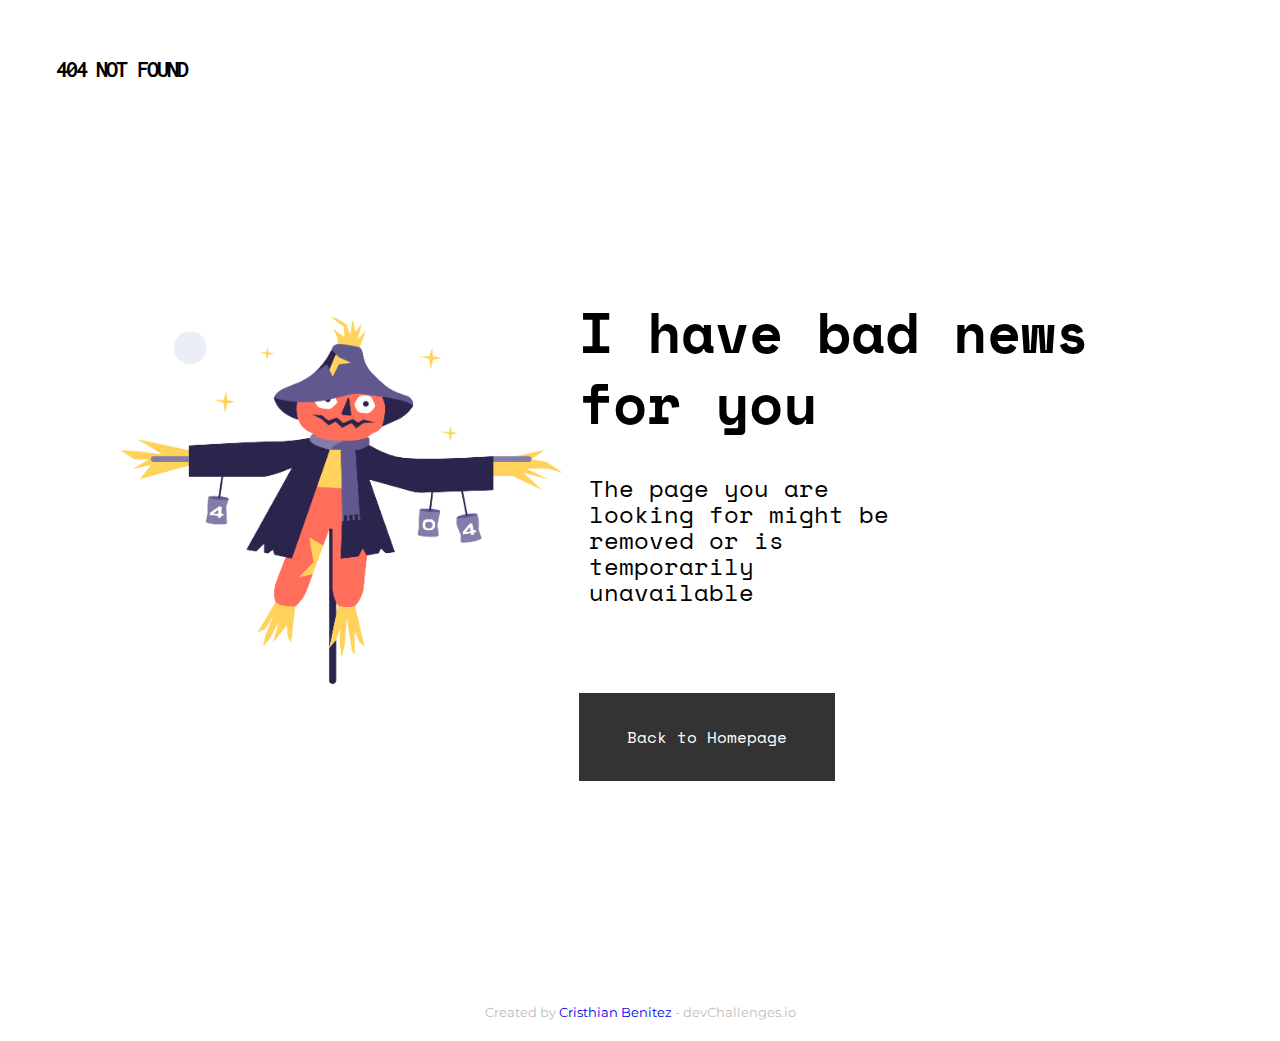
<file: 404-not-found/index.html>
<!DOCTYPE html>
<html lang="en">
  <head>
    <meta charset="UTF-8" />
    <meta http-equiv="X-UA-Compatible" content="IE=edge" />
    <meta name="viewport" content="width=device-width, initial-scale=1.0" />
    <link
      href="https://fonts.googleapis.com/css2?family=Inconsolata:wght@400;700&family=Montserrat:wght@700&family=Space+Mono:wght@400;700&display=swap"
      rel="stylesheet"
    />
    <link rel="stylesheet" href="styles.css" />
    <title>404 Not Found</title>
  </head>
  <body>
    <header>
      <h1 class="header-title">404 Not Found</h1>
    </header>
    <body>
      <div class="container">
        <section class="body-image">
          <img src="Scarecrow.png" alt="Scarecrow" />
        </section>
        <section class="body-info">
          <h1 class="body-info_title">I have bad news for you</h1>
          <p class="body-info_text">
            The page you are looking for might be removed or is temporarily
            unavailable
          </p>
          <a href="#" class="body-info_button">Back to Homepage</a>
        </section>
      </div>
    </body>
    <footer>
      <p class="footer-author">
        Created by
        <a href="https://github.com/cristhianbenitez">Cristhian Benitez</a> -
        devChallenges.io
      </p>
    </footer>
  </body>
</html>
</file>
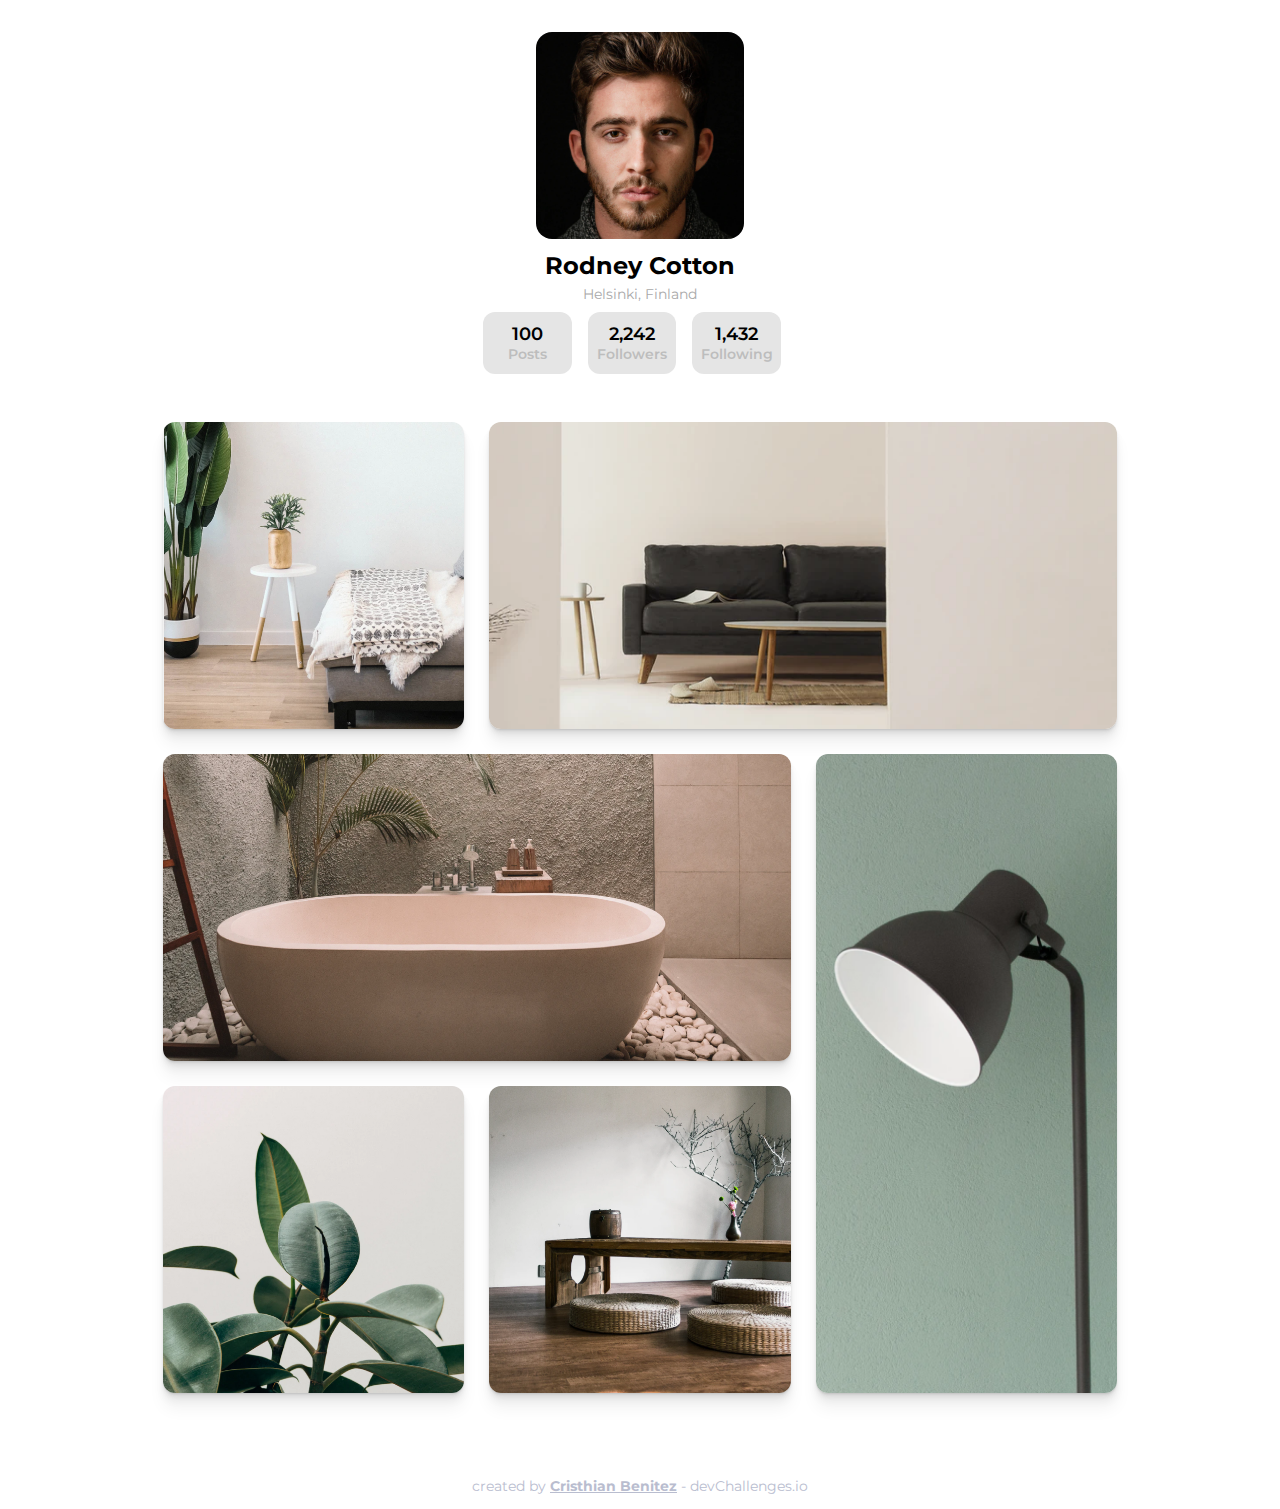
<file: gallery-challenge/index.html>
<!DOCTYPE html>
<html lang="en">
  <head>
    <meta charset="UTF-8" />
    <meta http-equiv="X-UA-Compatible" content="IE=edge" />
    <meta name="viewport" content="width=device-width, initial-scale=1.0" />
    <link
      href="https://fonts.googleapis.com/css2?family=Montserrat:wght@600;700;500&display=swap"
      rel="stylesheet"
    />
    <link rel="stylesheet" href="css/style.css" />
    <title>Gallery Challenge</title>
  </head>
  <body>
    <header>
      <div class="profile">
        <img
          src="images/profilePhoto.png"
          alt="profile photo"
          class="profile__photo"
        />
        <h3 class="profile__name">Rodney Cotton</h3>
        <p class="profile__location">Helsinki, Finland</p>
        <div class="profile__stats">
          <div class="profile__stats-item">
            <p>100</p>
            <h4>Posts</h4>
          </div>
          <div class="profile__stats-item">
            <p>2,242</p>
            <h4>Followers</h4>
          </div>
          <div class="profile__stats-item">
            <p>1,432</p>
            <h4>Following</h4>
          </div>
        </div>
      </div>
    </header>
    <main>
      <div class="gallery">
        <img
          src="images/photo1.png"
          alt="home interior photograph"
          class="gallery__item image-1"
        />
        <img
          src="images/photo2.png"
          alt="home interior photograph"
          class="gallery__item image-2"
        />
        <img
          src="images/photo3.png"
          alt="home interior photograph"
          class="gallery__item image-3"
        />
        <img
          src="images/photo_4.png"
          alt="home interior photograph"
          class="gallery__item image-4"
        />
        <img
          src="images/photo5.png"
          alt="home interior photograph"
          class="gallery__item image-5"
        />
        <img
          src="images/photo6.png"
          alt="home interior photograph"
          class="gallery__item image-6"
        />
      </div>
    </main>
    <footer>
      <div class="author">
        <p>
          created by
          <a href="https://github.com/cristhianbenitez" class="author__link"
            >Cristhian Benitez</a
          >
          - devChallenges.io
        </p>
      </div>
    </footer>
  </body>
</html>
</file>
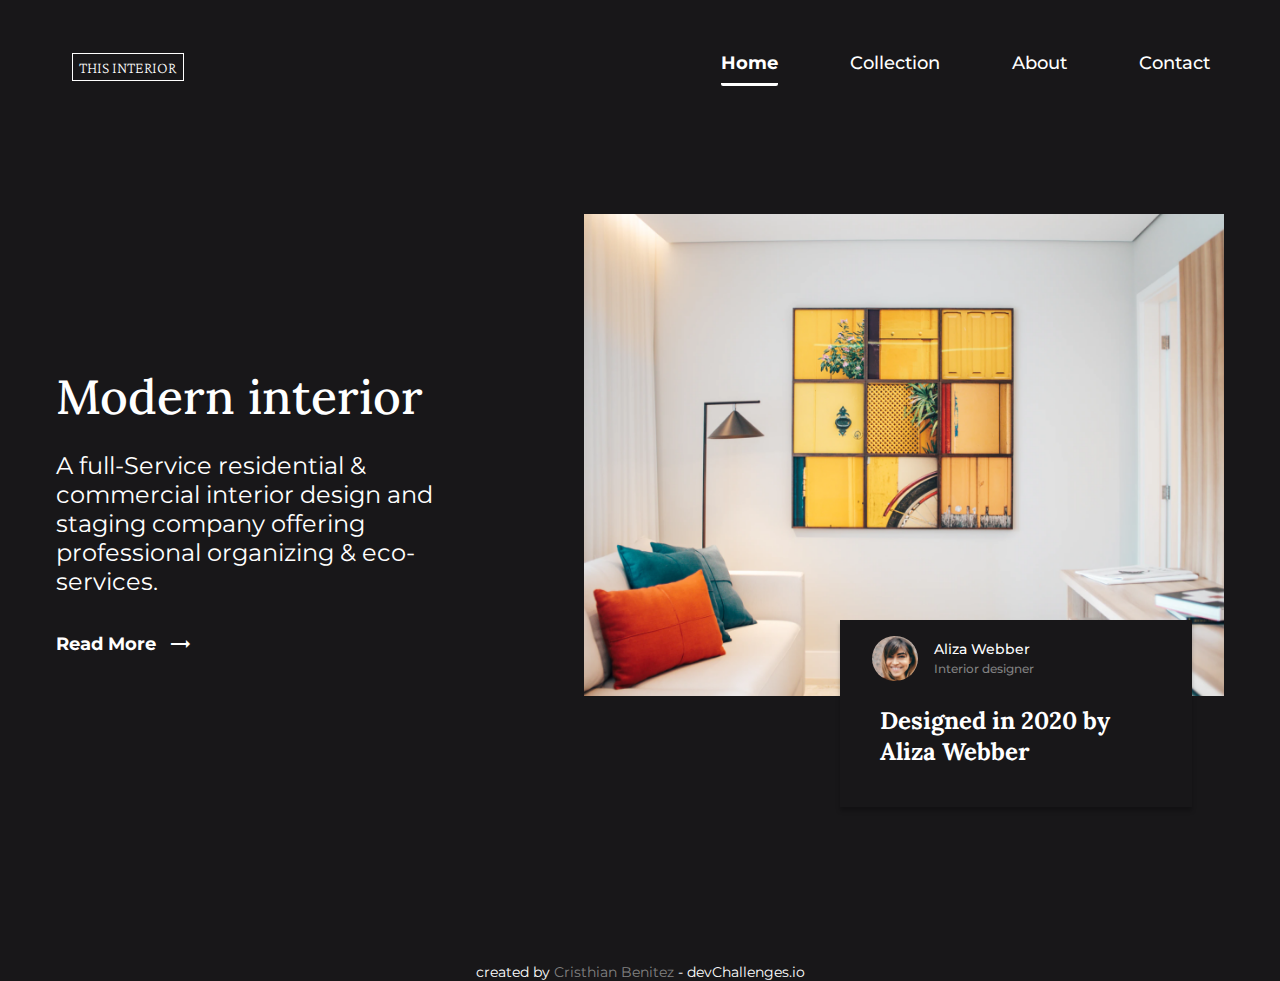
<file: interior-consultant-page/index.html>
<!DOCTYPE html>
<html lang="en">
  <head>
    <meta charset="utf-8" />
    <meta
      name="viewport"
      content="width=device-width, initial-scale=1,
  maximum-scale=5"
    />
    <link rel="shortcut icon" href="images/devchallenges.png" />
    <link
      href="https://fonts.googleapis.com/icon?family=Material+Icons"
      rel="stylesheet"
    />
    <link rel="stylesheet" href="css/style.css" />
    <link
      href="https://fonts.googleapis.com/css2?family=Crimson+Pro:wght@200&family=Lora:wght@500;700&family=Montserrat:wght@400;500;700&display=swap"
      rel="stylesheet"
    />
    <title>Interior Consultant</title>
  </head>
  <body>
    <nav class="navbar">
      <ul class="navbar__menu">
        <li   class="navbar__menu-item active">
          <a href="#home" c>Home</a>
        </li>
        <li  class="navbar__menu-item">
          <a href="#collection" c>Collection</a>
        </li>
        <li  class="navbar__menu-item">
          <a href="#about" c>About</a>
        </li>
        <li   class="navbar__menu-item">
          <a href="#contact" c>Contact</a>
        </li>
      </ul>
      <div class="navbar__logo">
        <a href="#">This Interior</a>
      </div>
      <div class="navbar__burger">
        <div class="navbar__burger-btn"></div>
      </div>
    </nav>
    <main>
      <article class="article">
        <h2 class="article__title">Modern interior</h2>
        <p class="article__text">
          A full-Service residential & commercial interior design and staging
          company offering professional organizing & eco-services.
        </p>
        <a href="#" class="article__link"
          >Read More <i class="material-icons"> trending_flat</i>
        </a>
      </article>
      <div class="design">
        <div class="design__image">
          <img src="images/photo1.png" alt="interior-image" />
        </div>
        <div class="design-card">
          <div class="design-card__header">
             <img
            src="images/photo2.png"
            alt="Aliza Webber"
            class="design-card__avatar"
          />
            <div class="design-card__header-text">
              <h3 class="design-card__title">Aliza Webber</h3>
            <span class="design-card__subtitle">Interior designer</span>
            </div>
          </div>
          <div class="design-card__body">
              <p class="design-card__text">
              Designed in 2020 by Aliza Webber</p>
          </div>
          </div>
        </div>
      </div>
    </main>
    <footer>
      <p class="footer-text">created by <a href="https://github.com/cristhianbenitez">Cristhian Benitez</a> - devChallenges.io</p>
    </footer>
    <script src="js/main.js"></script>
  </body>
</html>
</file>
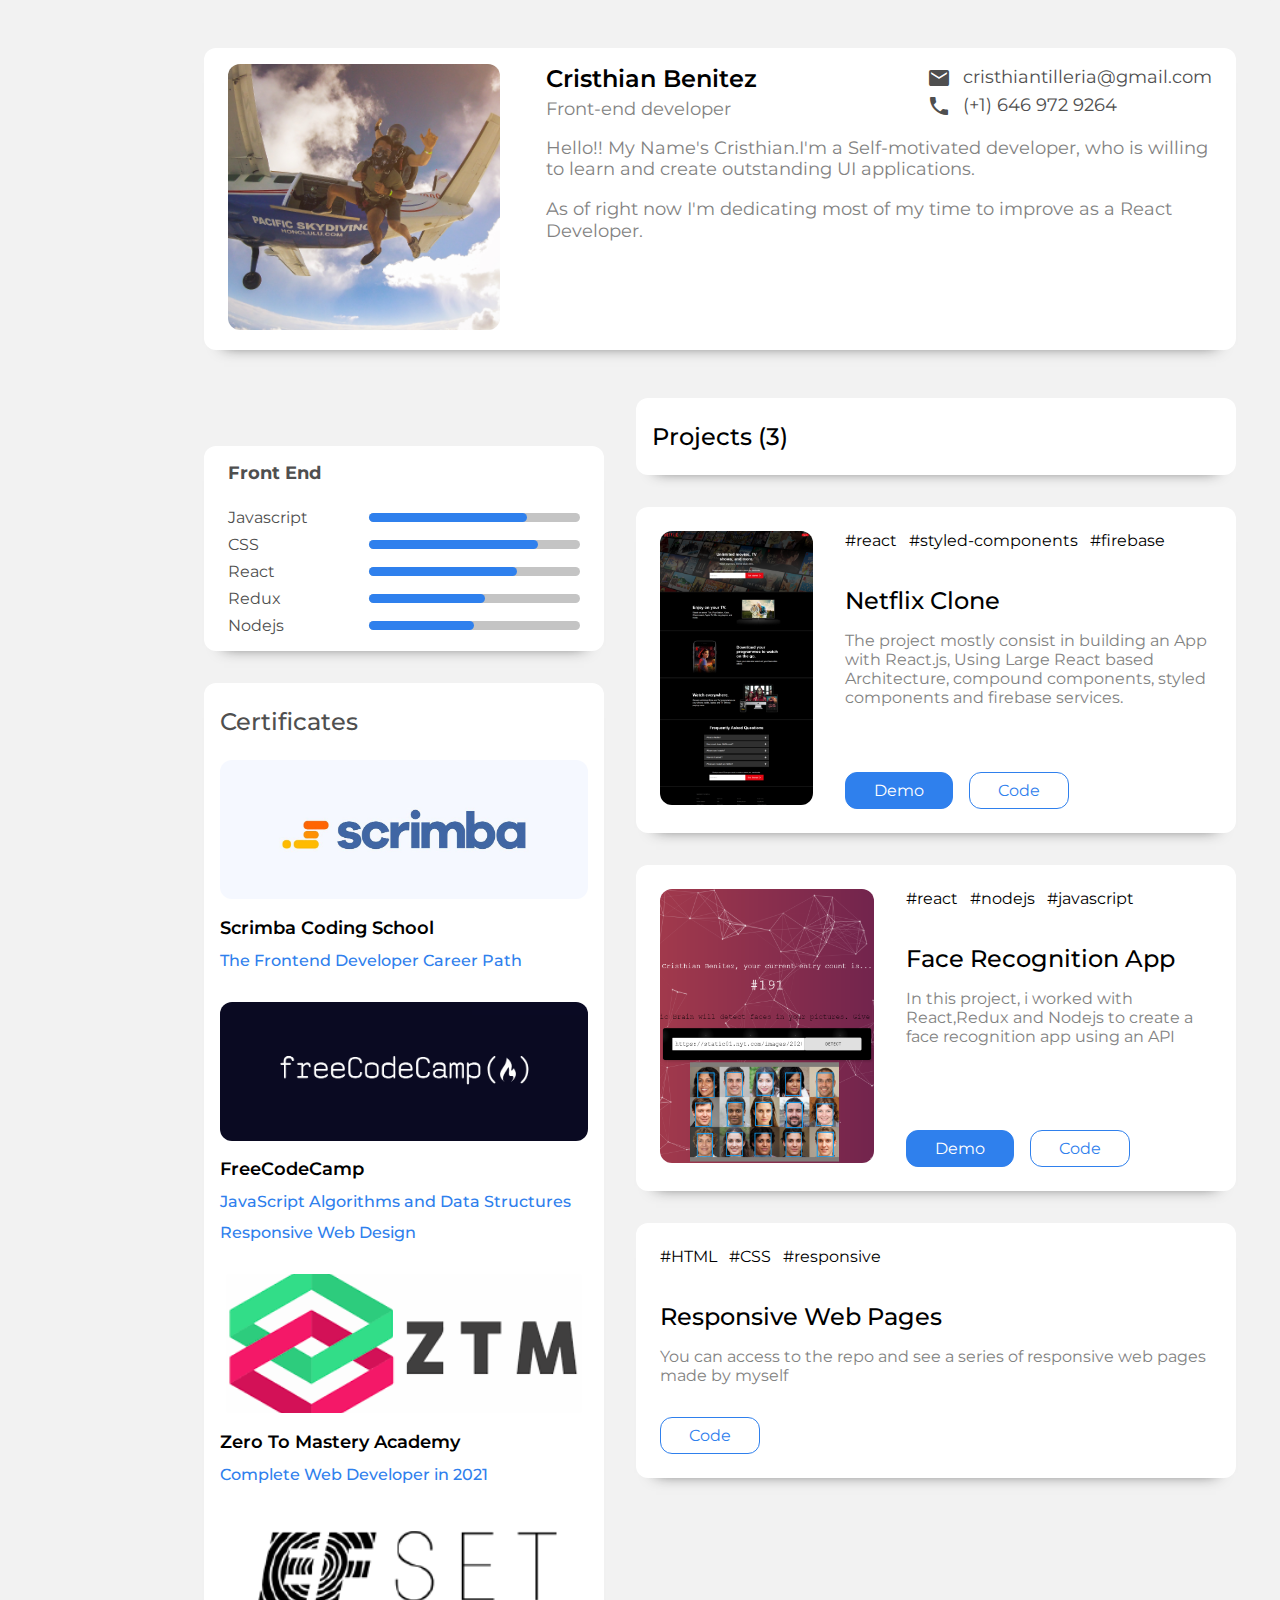
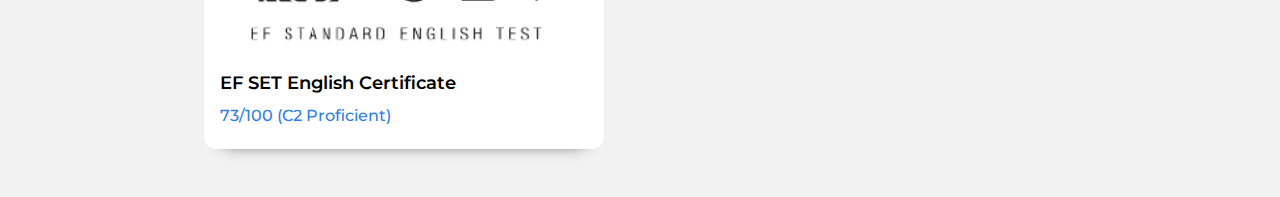
<file: portfolio-page/index.html>
<!DOCTYPE html>
<html lang="en">
  <head>
    <meta charset="UTF-8" />
    <meta http-equiv="X-UA-Compatible" content="IE=edge" />
    <meta name="viewport" content="width=device-width, initial-scale=1.0" />
    <link rel="stylesheet" href="css/style.css" />
    <link
      href="https://fonts.googleapis.com/css?family=Montserrat:100,100italic,200,200italic,300,300italic,regular,italic,500,500italic,600,600italic,700,700italic,800,800italic,900,900italic"
      rel="stylesheet"
    />
    <link
      href="https://fonts.googleapis.com/icon?family=Material+Icons"
      rel="stylesheet"
    />
    <title>My Portfolio</title>
  </head>
  <body>
    <div class="wrapper">
      <header class="about-me">
        <div class="about-me__picture">
          <img src="images/image-profile.jpg" alt="me skidiving " />
        </div>
        <div class="about-me__info">
          <div class="top-content">
            <div class="left-content">
              <h4 class="about-me__name">Cristhian Benitez</h4>
              <p class="about-me__position">Front-end developer</p>
            </div>
            <div class="right-content">
              <div class="about-me__email">
                <i class="material-icons">email</i>
                <p>cristhiantilleria@gmail.com</p>
              </div>
              <div class="about-me__phone">
                <i class="material-icons">phone</i>
                <p>(+1) 646 972 9264</p>
              </div>
            </div>
          </div>
          <div class="bottom-content">
            <div class="about-me__text">
              <p class="about-me__text-1">
                Hello!! My Name's Cristhian.I'm a Self-motivated developer, who
                is willing to learn and create outstanding UI applications.
              </p>
              <p class="about-me__text-2">
                As of right now I'm dedicating most of my time to improve as a
                React Developer.
              </p>
            </div>
          </div>
        </div>
      </header>
      <main>
        <div class="main-middle-page">
          <div class="main-left-column">
            <section class="technologies">
              <h4 class="technologies__title">Front End</h4>
              <div class="technologies__list">
                <div class="left-column">
                  <div class="technologies__item">
                    <span class="technologies__item-name">Javascript</span>
                    <div class="technologies__item-bar">
                      <div class="technologies__bar-percentage item-1"></div>
                    </div>
                  </div>
                  <div class="technologies__item">
                    <span class="technologies__item-name">CSS</span>
                    <div class="technologies__item-bar">
                      <div class="technologies__bar-percentage item-2"></div>
                    </div>
                  </div>
                  <div class="technologies__item">
                    <span class="technologies__item-name">React</span>
                    <div class="technologies__item-bar">
                      <div class="technologies__bar-percentage item-3"></div>
                    </div>
                  </div>
                </div>
                <div class="right-column">
                  <div class="technologies__item">
                    <span class="technologies__item-name">Redux</span>
                    <div class="technologies__item-bar">
                      <div class="technologies__bar-percentage item-4"></div>
                    </div>
                  </div>
                  <div class="technologies__item">
                    <span class="technologies__item-name">Nodejs</span>
                    <div class="technologies__item-bar">
                      <div class="technologies__bar-percentage item-5"></div>
                    </div>
                  </div>
                </div>
              </div>
            </section>
            <section class="certificates">
              <h4 class="certificates__title">Certificates</h4>
              <div class="certificates__list">
                <div class="certificates__item">
                  <img
                    class="certificates__image"
                    src="images/scrimba.jpg"
                    alt="gaming"
                  />
                  <span class="certificates__hobbie"
                    >Scrimba Coding School
                  </span>
                  <p class="certificates__description">
                    <a href="https://scrimba.com/certificate/u5ByPytM/gfrontend"
                      >The Frontend Developer Career Path</a
                    >
                  </p>
                </div>
                <div class="certificates__item">
                  <img
                    class="certificates__image"
                    src="images/free-code-camp.png"
                    alt="cooking"
                  />
                  <span class="certificates__hobbie">FreeCodeCamp</span>
                  <p class="certificates__description">
                    <a
                      href="https://www.freecodecamp.org/certification/cristhianbenitez25/javascript-algorithms-and-data-structures"
                      >JavaScript Algorithms and Data Structures</a
                    >
                  </p>
                  <p class="certificates__description">
                    <a
                      href="https://www.freecodecamp.org/certification/cristhianbenitez25/responsive-web-design"
                      >Responsive Web Design</a
                    >
                  </p>
                </div>
                <div class="certificates__item">
                  <img
                    class="certificates__image"
                    src="images/zero-to-mastery.png"
                    alt="biking"
                  />
                  <span class="certificates__hobbie"
                    >Zero To Mastery Academy</span
                  >
                  <p class="certificates__description">
                    <a
                      href="images/certificate-of-completion-for-complete-web-developer-in-2020-zero-to-mastery.pdf"
                      >Complete Web Developer in 2021</a
                    >
                  </p>
                </div>
                <div class="certificates__item">
                  <img
                    class="certificates__image"
                    src="images/english test.png"
                    alt="biking"
                  />
                  <span class="certificates__hobbie"
                    >EF SET English Certificate</span
                  >
                  <p class="certificates__description">
                    <a href="https://www.efset.org/cert/2BFnVD"
                      >73/100 (C2 Proficient)</a
                    >
                  </p>
                </div>
              </div>
            </section>
          </div>
          <div class="main-right-column">
            <section class="projects-header">
              <h4 class="projects-header__title">Projects (3)</h4>
            </section>
            <section class="project">
              <div class="project__image">
                <img src="images/netflix-clone.png" alt="netflix-clone" />
              </div>
              <div class="project__info">
                <div class="info-top-content">
                  <div class="project__hashtags">
                    <span>#react</span>
                    <span>#styled-components</span>
                    <span>#firebase</span>
                  </div>
                  <h2 class="project__title">Netflix Clone</h2>
                  <p class="project__text">
                    The project mostly consist in building an App with React.js,
                    Using Large React based Architecture, compound components,
                    styled components and firebase services.
                  </p>
                </div>
                <div class="info-bottom-content">
                  <div class="project__buttons">
                    <a
                      href="https://netflix-pipe.netlify.app/"
                      class="project__link demo"
                      >Demo</a
                    >
                    <a
                      href="https://github.com/cristhianbenitez/my-netflix-clone"
                      class="project__link code"
                      >Code</a
                    >
                  </div>
                </div>
              </div>
            </section>
            <section class="project">
              <div class="project__image">
                <img
                  src="images/face-recognition-app.png"
                  alt="digital agency webpage"
                />
              </div>
              <div class="project__info">
                <div class="info-top-content">
                  <div class="project__hashtags">
                    <span>#react</span>
                    <span>#nodejs</span>
                    <span>#javascript</span>
                  </div>
                  <h2 class="project__title">Face Recognition App</h2>
                  <p class="project__text">
                    In this project, i worked with React,Redux and Nodejs to
                    create a face recognition app using an API
                  </p>
                </div>
                <div class="info-bottom-content">
                  <div class="project__buttons">
                    <a
                      href="http://face-recognition-app.surge.sh/"
                      class="project__link demo"
                      >Demo</a
                    >
                    <a
                      href="https://github.com/cristhianbenitez/face-recognition-app"
                      class="project__link code"
                      >Code</a
                    >
                  </div>
                </div>
              </div>
            </section>
            <section class="project">
              <div class="project__info">
                <div class="info-top-content">
                  <div class="project__hashtags">
                    <span>#HTML</span>
                    <span>#CSS</span>
                    <span>#responsive</span>
                  </div>
                  <h2 class="project__title">Responsive Web Pages</h2>
                  <p class="project__text">
                    You can access to the repo and see a series of responsive
                    web pages made by myself
                  </p>
                </div>
                <div class="info-bottom-content">
                  <div class="project__buttons">
                    <a
                      href="https://github.com/cristhianbenitez/responsive-web-pages"
                      class="project__link code"
                      >Code</a
                    >
                  </div>
                </div>
              </div>
            </section>
          </div>
        </div>
        <div class="projects"></div>
        <div class="pages"></div>
      </main>
    </div>
  </body>
</html>
</file>
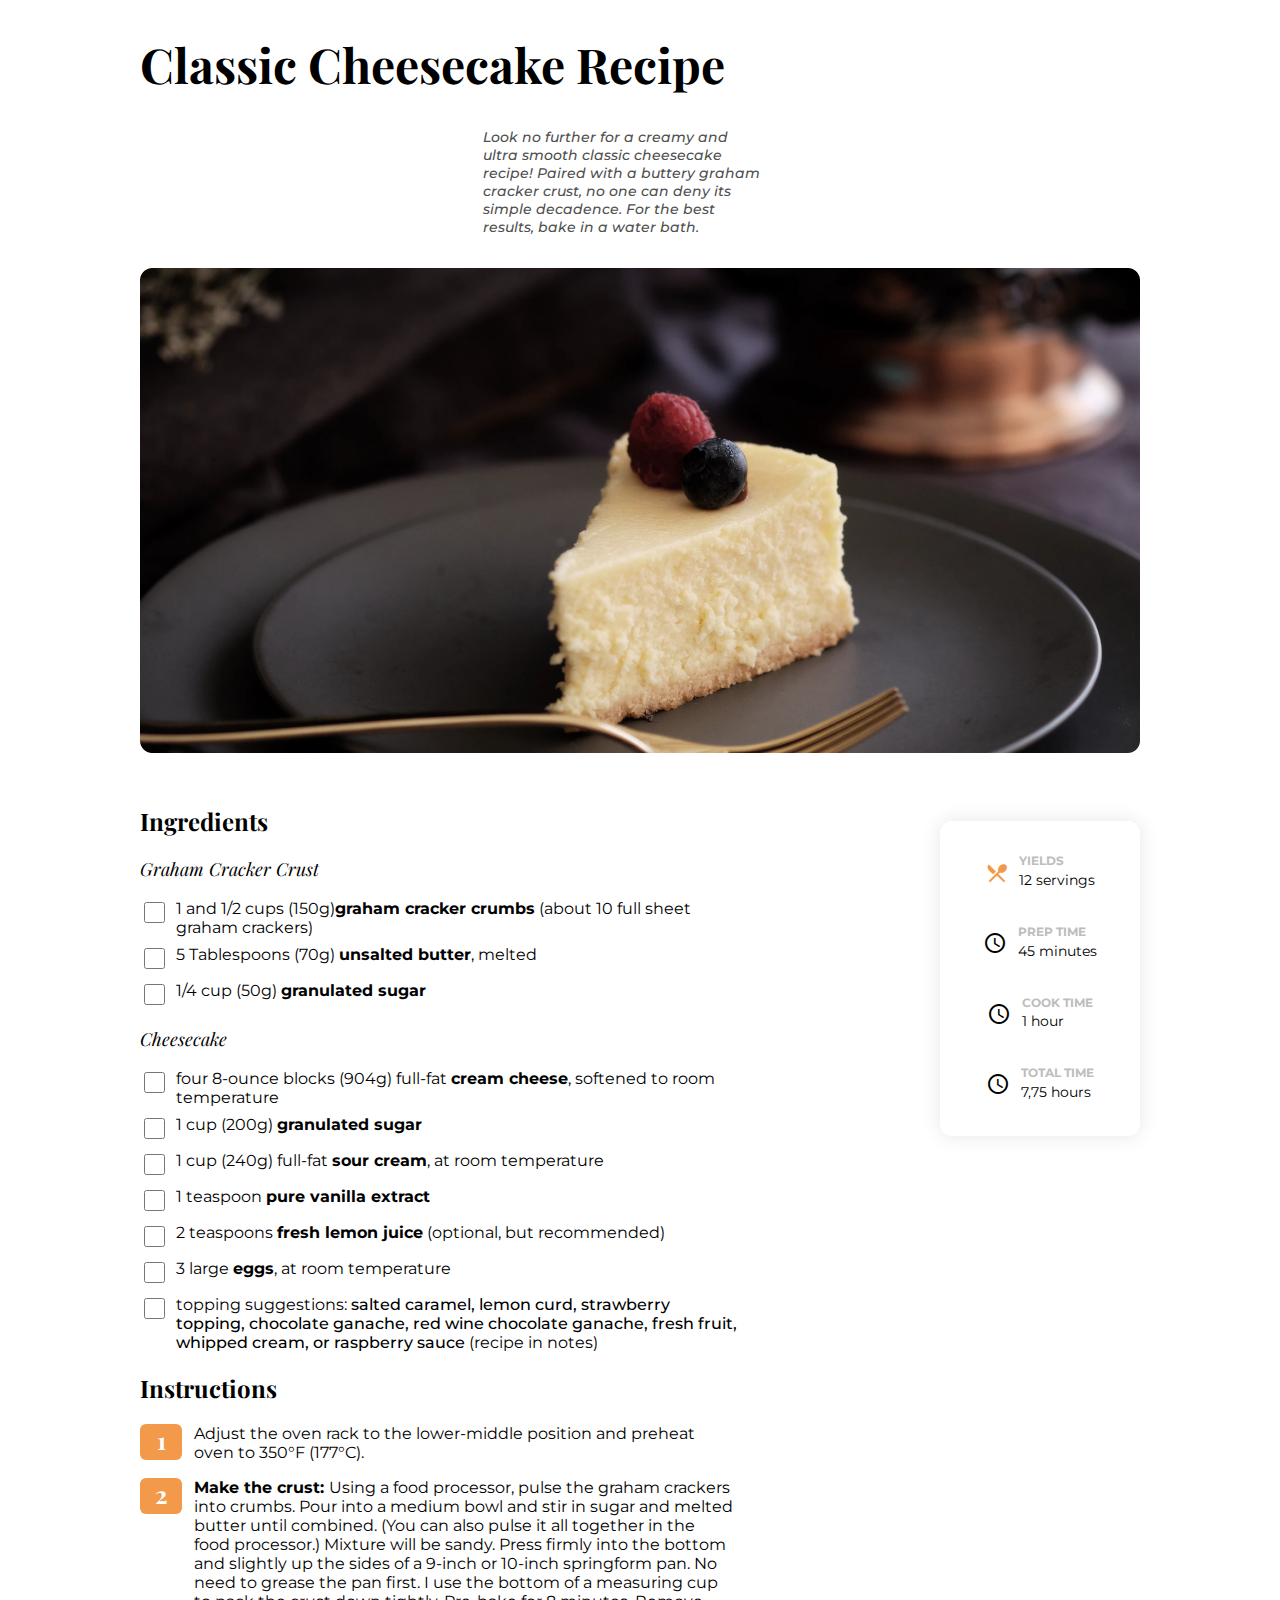
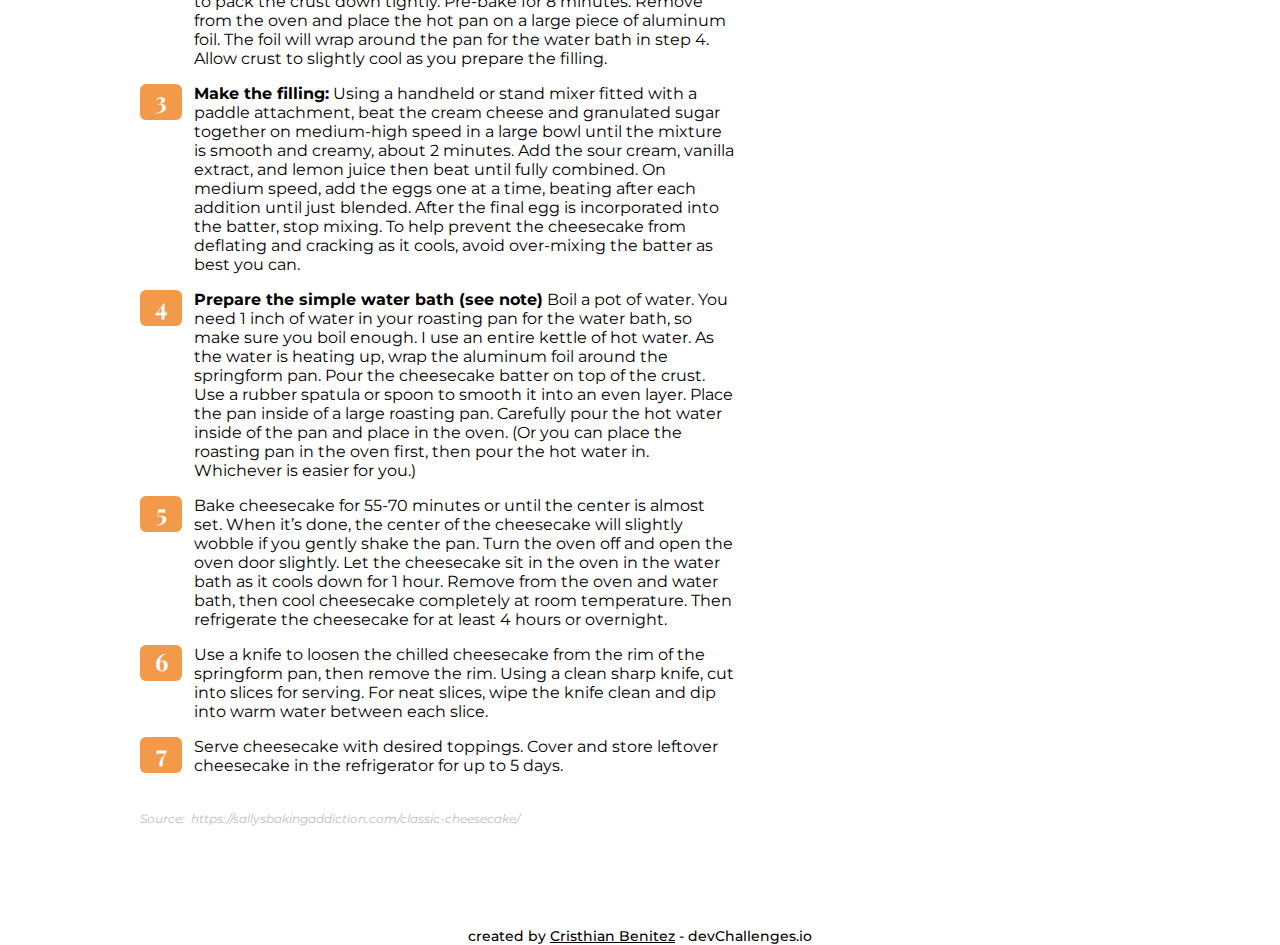
<file: recipe-page/index.html>
<!DOCTYPE html>
<html lang="en">
  <head>
    <meta charset="UTF-8" />
    <meta http-equiv="X-UA-Compatible" content="IE=edge" />
    <meta name="viewport" content="width=device-width, initial-scale=1.0" />
    <link rel="icon" href="images/devchallenges.png" />
    <title>Recipes Page</title>
    <link rel="stylesheet" href="css/style.css" />
<link href="https://fonts.googleapis.com/css2?family=Montserrat:wght@400;500;700&family=Playfair+Display:wght@400;700&display=swap" rel="stylesheet">
    <link
      href="https://fonts.googleapis.com/icon?family=Material+Icons"
      rel="stylesheet"
    />
  </head>
  <body>
    <div class="container">
      <header class="header">
        <h1 class="header__title">Classic Cheesecake Recipe</h1>
        <div class="header__text">
          <div class="header__text-icon">
            <i class="material-icons drag-indicator"> drag_indicator </i>
          </div>
          <p>
            Look no further for a creamy and ultra smooth classic cheesecake
            recipe! Paired with a buttery graham cracker crust, no one can deny
            its simple decadence. For the best results, bake in a water bath.
          </p>
        </div>
        <img src="images/photo1.png" alt="cheese cake" class="header_image" />
      </header>
      <main class="middle-page">
        <div class="estimations">
          <div class="top-content">
            <div class="estimations__item first-item">
              <i class="material-icons orange-icon estimations__item-icon"
                >restaurant_menu</i
              >
              <div class="estimations__item-text">
                <h4 class="estimations__item-title">Yields</h4>
                <p class="estimations__item-amount">12 servings</p>
              </div>
            </div>
          </div>
          <div class="bottom-content">
            <div class="estimations__item">
              <i class="material-icons estimations__item-icon">schedule</i>
              <div class="estimations__item-text">
                <h4 class="estimations__item-title">Prep Time</h4>
                <p class="estimations__item-amount">45 minutes</p>
              </div>
            </div>
            <div class="estimations__item">
              <i class="material-icons estimations__item-icon">schedule</i>

              <div class="estimations__item-text">
                <h4 class="estimations__item-title">Cook Time</h4>
                <p class="estimations__item-amount">1 hour</p>
              </div>
            </div>

            <div class="estimations__item last-item">
              <i class="material-icons estimations__item-icon">schedule</i>

              <div class="estimations__item-text">
                <h4 class="estimations__item-title">Total Time</h4>
                <p class="estimations__item-amount">7,75 hours</p>
              </div>
            </div>
          </div>
        </div>
        <div class="recipe-info">
          <div class="ingredients">
            <h2 class="ingredients__title">Ingredients</h2>
            <h3 class="ingredients__subtitle">Graham Cracker Crust</h3>
            <ul class="ingredients__list">
              <li class="ingredients__list-item">
                <div class="ingredients__list-item-input">
                  <input type="checkbox" />
                </div>
                <div class="ingredients__list-item-text">
                  <p>
                    1 and 1/2 cups (150g)<strong>graham cracker crumbs</strong>
                  (about 10 full sheet graham crackers)
                  </p>
                </div>
              </li>
              <li class="ingredients__list-item">
                <div class="ingredients__list-item-input">
                  <input type="checkbox" />
                </div>
                <div class="ingredients__list-item-text">
                  <p>
                  5 Tablespoons (70g) <strong>unsalted butter</strong>, melted
                  </p>
                </div>
              </li>
              <li class="ingredients__list-item">
                <div class="ingredients__list-item-input">
                  <input type="checkbox" />
                </div>
                <div class="ingredients__list-item-text">
                  <p>
                  1/4 cup (50g)
                  <strong>granulated sugar</strong>
                  </p>
                </div>
              </li>
            </ul>
            <h3 class="ingredients__subtitle">Cheesecake</h3>
            <ul class="ingredients__list">
              <li class="ingredients__list-item">
                <div class="ingredients__list-item-input">
                  <input type="checkbox" />
                </div>
                <div class="ingredients__list-item-text">
                 <p> four 8-ounce blocks (904g) full-fat <strong>cream cheese</strong>, softened to
                  room temperature</p>
                </div>
              </li>
              <li class="ingredients__list-item">
                <div class="ingredients__list-item-input">
                  <input type="checkbox" />
                </div>
                <div class="ist-item-text">
                    <div class="ingredients__list-item-text">
                      <p>
                      1 cup (200g) <strong>granulated sugar</strong>
                      </p>
                    </div>
              </li>
              <li class="ingredients__list-item">
                <div class="ingredients__list-item-input">
                  <input type="checkbox" />
                </div>
                    <div class="ingredients__list-item-text">
                      <p>
                      1 cup (240g) full-fat <strong>sour cream</strong>, at room temperature
                      </p>
                    </div>
              </li>
              <li class="ingredients__list-item">
                <div class="ingredients__list-item-input">
                  <input type="checkbox" />
                </div>
                    <div class="ingredients__list-item-text">
                      <p>
                      1 teaspoon <strong>pure vanilla extract</strong>
                      </p>
                    </div>
              </li>
              <li class="ingredients__list-item">
                <div class="ingredients__list-item-input">
                  <input type="checkbox" />
                </div>
                    <div class="ingredients__list-item-text">
                      <p>
                      2 teaspoons <strong>fresh lemon juice</strong> (optional, but recommended)
                      </p>
                    </div>
              </li>
              <li class="ingredients__list-item">
                <div class="ingredients__list-item-input">
                  <input type="checkbox" />
                </div>
                    <div class="ingredients__list-item-text">
                      <p>
                        3 large <strong>eggs</strong>, at room temperature
                      </p>
                    </div>
              </li>
              <li class="ingredients__list-item">
                <div class="ingredients__list-item-input">
                  <input type="checkbox" />
                </div>
                    <div class="ingredients__list-item-text">
                      <p>
                      topping suggestions: <span class="font-weigth-500">
                        salted caramel, lemon curd, strawberry
                topping, chocolate ganache, red wine chocolate ganache, fresh
                fruit, whipped cream, or raspberry sauce
                      </span>(recipe in notes)
                      </p>
                    </div>
              </li>
            </ul>
          </div>
          <div class="instructions">
            <h2 class="instructions__title">Instructions</h2>
            <div class="instructions__step">
              <div class="instructions__step-icon">1</div>
             <div class="instructions__step-text"> <p>
                Adjust the oven rack to the lower-middle position and preheat
                oven to 350°F (177°C).
              </p></div>
            </div>
            <div class="instructions__step">
              <div class="instructions__step-icon">2</div>
               <div class="instructions__step-text">
                 <p>
                   <strong>Make the crust: </strong>Using a food processor, pulse
                   the graham crackers into crumbs. Pour into a medium bowl and
                   stir in sugar and melted butter until combined. (You can also
                   pulse it all together in the food processor.) Mixture will be
                   sandy. Press firmly into the bottom and slightly up the sides of
                   a 9-inch or 10-inch springform pan. No need to grease the pan
                   first. I use the bottom of a measuring cup to pack the crust
                   down tightly. Pre-bake for 8 minutes. Remove from the oven and
                   place the hot pan on a large piece of aluminum foil. The foil
                   will wrap around the pan for the water bath in step 4. Allow
                   crust to slightly cool as you prepare the filling.
                  </p>
                </div>
            </div>
            <div class="instructions__step">
              <div class="instructions__step-icon">3</div>
              <div class="instructions__step-text">
                <p>
                  <strong>Make the filling:</strong> Using a handheld or stand
                  mixer fitted with a paddle attachment, beat the cream cheese and
                  granulated sugar together on medium-high speed in a large bowl
                  until the mixture is smooth and creamy, about 2 minutes. Add the
                  sour cream, vanilla extract, and lemon juice then beat until
                  fully combined. On medium speed, add the eggs one at a time,
                  beating after each addition until just blended. After the final
                  egg is incorporated into the batter, stop mixing. To help
                  prevent the cheesecake from deflating and cracking as it cools,
                  avoid over-mixing the batter as best you can.
                </p>
              </div>
              </div>
              <div class="instructions__step">
                <div class="instructions__step-icon">4</div>
                 <div class="instructions__step-text">
                <p>
                  <strong>Prepare the simple water bath (see note)</strong> Boil a
                  pot of water. You need 1 inch of water in your roasting pan for
                the water bath, so make sure you boil enough. I use an entire
                kettle of hot water. As the water is heating up, wrap the
                aluminum foil around the springform pan. Pour the cheesecake
                batter on top of the crust. Use a rubber spatula or spoon to
                smooth it into an even layer. Place the pan inside of a large
                roasting pan. Carefully pour the hot water inside of the pan and
                place in the oven. (Or you can place the roasting pan in the
                oven first, then pour the hot water in. Whichever is easier for
                you.)
              </p>
              </div>
            </div>
            <div class="instructions__step">
              <div class="instructions__step-icon">5</div>
               <div class="instructions__step-text">
              <p>
                Bake cheesecake for 55-70 minutes or until the center is almost
                set. When it’s done, the center of the cheesecake will slightly
                wobble if you gently shake the pan. Turn the oven off and open
                the oven door slightly. Let the cheesecake sit in the oven in
                the water bath as it cools down for 1 hour. Remove from the oven
                and water bath, then cool cheesecake completely at room
                temperature. Then refrigerate the cheesecake for at least 4
                hours or overnight.
              </p>
              </div>
            </div>
            <div class="instructions__step">
              <div class="instructions__step-icon">6</div>
               <div class="instructions__step-text">
              <p>
                Use a knife to loosen the chilled cheesecake from the rim of the
                springform pan, then remove the rim. Using a clean sharp knife,
                cut into slices for serving. For neat slices, wipe the knife
                clean and dip into warm water between each slice.
              </p>
              </div>
            </div>
            <div class="instructions__step">
              <div class="instructions__step-icon">7</div>
              <div class="instructions__step-text">
              <p>
                Serve cheesecake with desired toppings. Cover and store leftover
                cheesecake in the refrigerator for up to 5 days.
              </p>
              </div>
            </div>
            <div class="aknowledge"
              >
              <p>Source:</p>
              <a href="https://sallysbakingaddiction.com/classic-cheesecake/"
                >https://sallysbakingaddiction.com/classic-cheesecake/
              </a></div>
          </div>
        </div>
      </main>
    </div>
    <div class="author">
      <p>
      created by
      <a href="https://github.com/cristhianbenitez">Cristhian Benitez</a> -
      devChallenges.io
      </p>
    </div>
  </body>
</html>
</file>
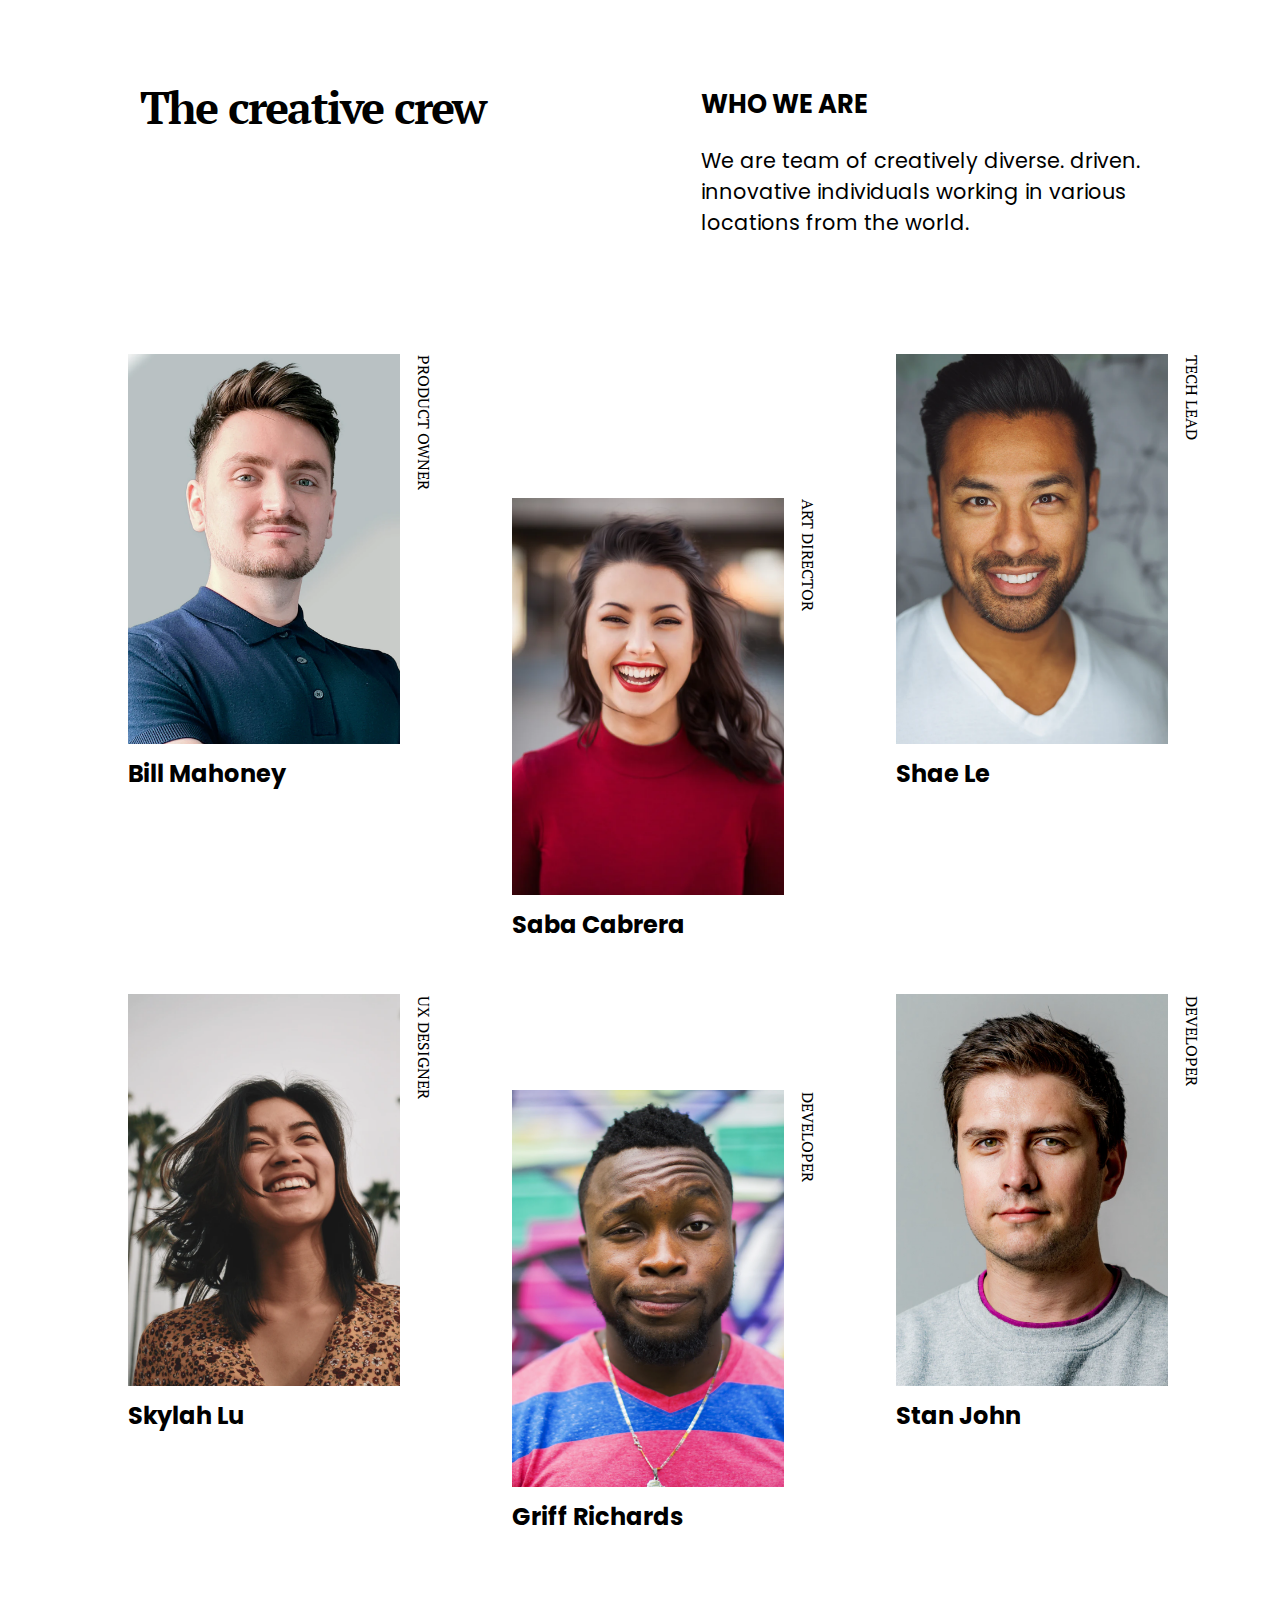
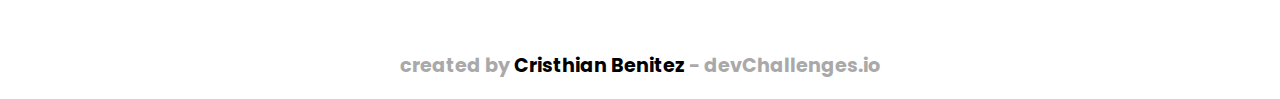
<file: team-page/index.html>
<!DOCTYPE html>
<html lang="en">
  <head>
    <meta charset="UTF-8" />
    <meta http-equiv="X-UA-Compatible" content="IE=edge" />
    <meta name="viewport" content="width=device-width, initial-scale=1.0" />
    <link rel="icon" href="favicon.png" />
    <link
      href="https://fonts.googleapis.com/css2?family=PT+Serif:ital,wght@0,400;0,700;1,400&family=Poppins:ital,wght@0,400;0,700;1,400;1,700&display=swap"
      rel="stylesheet"
    />
    <title>Document</title>
    <link rel="stylesheet" href="styles/styles.css" />
  </head>
  <body>
    <div class="header">
      <h1 class="header_title">The creative crew</h1>
      <div class="header-content">
        <h2 class="header-content_subtitle">Who we are</h2>
        <p class="header-content_description">
          We are team of creatively diverse. driven. innovative individuals
          working in various locations from the world.
        </p>
      </div>
    </div>
    <div class="team-photos">
      <section class="team-photos_item column-1">
        <div class="row-1">
          <div class="team-photos_item-images">
            <img src="images/photo1.png" alt="Bill Mahoney Head Shot" />
          </div>
          <div class="team-photos_item-position">
            <p>Product Owner</p>
          </div>
        </div>
        <div class="row-2">
          <p class="team-photos_item-name">Bill Mahoney</p>
        </div>
      </section>
      <section class="team-photos_item column-2 middle-column">
        <div class="row-1">
          <div class="team-photos_item-images">
            <img src="images/photo2.png" alt="Saba Cabrera Head Shot" />
          </div>
          <div class="team-photos_item-position">
            <p>Art Director</p>
          </div>
        </div>
        <div class="row-2">
          <p class="team-photos_item-name">Saba Cabrera</p>
        </div>
      </section>
      <section class="team-photos_item column-1">
        <div class="row-1">
          <div class="team-photos_item-images">
            <img src="images/photo3.png" alt="Shae Le Head Shot" />
          </div>
          <div class="team-photos_item-position">
            <p>Tech Lead</p>
          </div>
        </div>
        <div class="row-2">
          <p class="team-photos_item-name">Shae Le</p>
        </div>
      </section>
      <section class="team-photos_item column-2">
        <div class="row-1">
          <div class="team-photos_item-images">
            <img src="images/photo4.png" alt="Skylah Lu Head Shot" />
          </div>
          <div class="team-photos_item-position">
            <p>Ux Designer</p>
          </div>
        </div>
        <div class="row-2">
          <p class="team-photos_item-name">Skylah Lu</p>
        </div>
      </section>
      <section class="team-photos_item column-1 middle-column">
        <div class="row-1">
          <div class="team-photos_item-images">
            <img src="images/photo5.png" alt="Griff Richards Head Shot" />
          </div>
          <div class="team-photos_item-position">
            <p>Developer</p>
          </div>
        </div>
        <div class="row-2">
          <p class="team-photos_item-name">Griff Richards</p>
        </div>
      </section>
      <section class="team-photos_item column-2">
        <div class="row-1">
          <div class="team-photos_item-images">
            <img src="images/photo6.png" alt="Stan John Head Shot" />
          </div>
          <div class="team-photos_item-position">
            <p>Developer</p>
          </div>
        </div>
        <div class="row-2">
          <p class="team-photos_item-name">Stan John</p>
        </div>
      </section>
    </div>
    <div class="footer">
      <p class="footer_content">
        created by
        <a href="https://github.com/cristhianbenitez">Cristhian Benitez</a> -
        devChallenges.io
      </p>
    </div>
  </body>
</html>
</file>
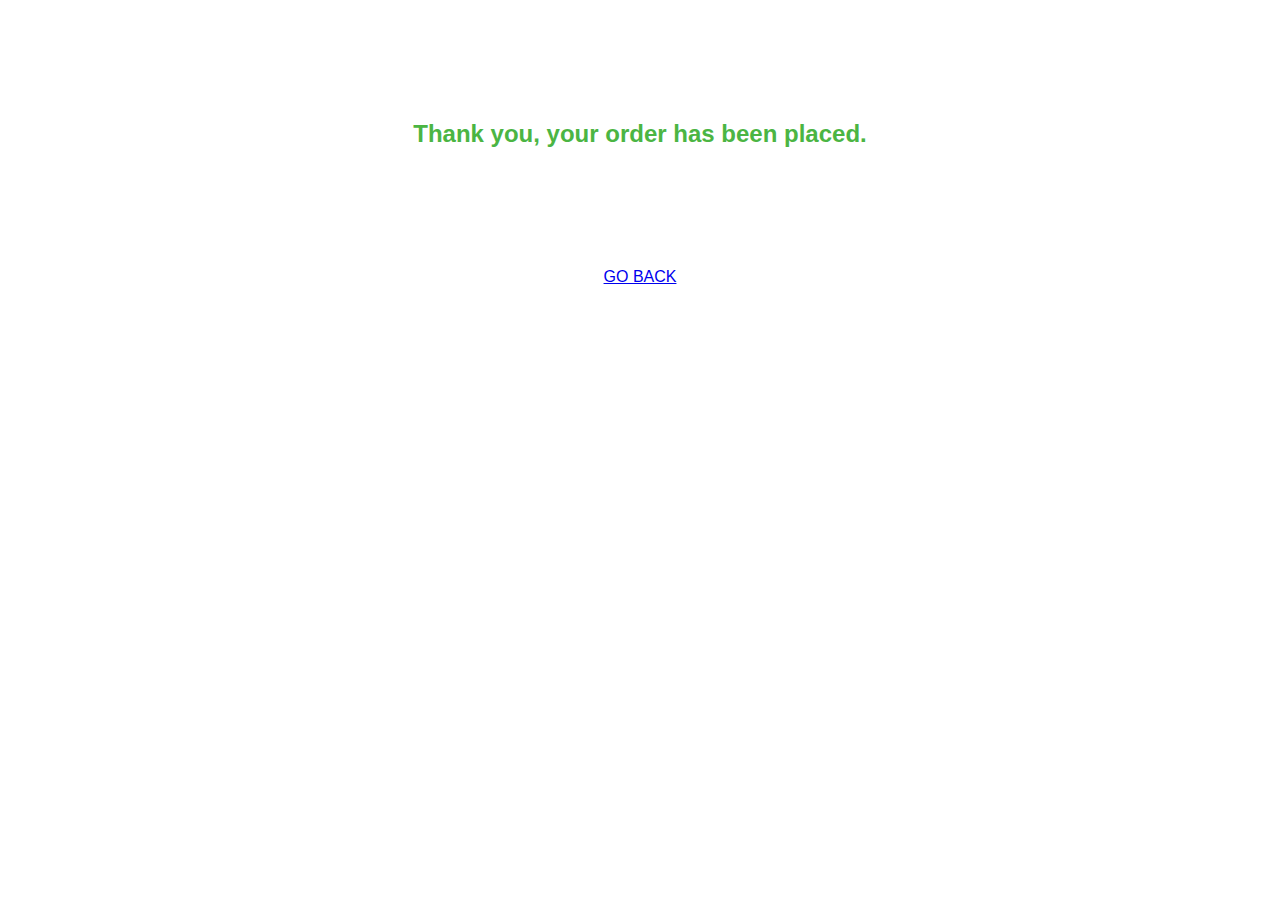
<file: checkout-page/success.html>
<!DOCTYPE html>
<html lang="en">
  <head>
    <meta charset="UTF-8" />
    <meta http-equiv="X-UA-Compatible" content="IE=edge" />
    <meta name="viewport" content="width=device-width, initial-scale=1.0" />
    <link rel="stylesheet" href="css/style.css" />
    <title>Order Placed</title>
  </head>
  <body>
    <div class="container succeed">
      <div class="success-submit">
        <h2>Thank you, your order has been placed.</h2>
        <a href="index.html">GO BACK</a>
      </div>
    </div>
  </body>
</html>
</file>
<file: 404-not-found/styles.css>
* {
  box-sizing: border-box;
}

body {
  font-family: 'Space Mono', monospace;
}

img {
  width: 100%;
}

a {
  text-decoration: none;
}
.header-title {
  font-family: 'Inconsolata', monospace;
  text-transform: uppercase;
  margin-bottom: 2em;
}
.body-info {
  margin: 1em;
}
.body-info_title {
  font-size: 3.1rem;
  font-weight: 700;
  line-height: 71px;
}
.body-info_text {
  font-weight: 400;
  font-size: 1.2rem;
  line-height: 26px;
  margin: 0.6rem;
  margin-bottom: 5em;
}
.body-info_button {
  background-color: #333333;
  color: #fff;
  padding: 2em 3em;
}
.footer-author {
  font-family: 'Montserrat', sans-serif;
  margin-top: 10em;
  font-size: 0.8rem;
  text-align: center;
  color: #bdbdbd;
}

@media (min-width: 600px) {
  body {
    display: flex;
    flex-direction: column;
  }
  .header-title {
    margin: 2em;
    font-weight: 700;
    font-size: 1.5rem;
    letter-spacing: -0.08em;
  }
  .container {
    display: flex;
    align-items: center;
    justify-content: center;
    margin: 7em;
  }
  .body-info_title {
    font-size: 3.5rem;
  }
  .body-info_text {
    font-size: 1.5rem;
    margin-right: 10em;
  }
  .footer-author {
    align-items: flex-end;
  }
}
</file>
<file: gallery-challenge/css/style.css>
* {
  box-sizing: border-box;
  margin: 0;
  padding: 0;
}
html,
body {
  font-family: 'Montserrat', sans-serif;
  max-width: 1440px;
  margin: 0 auto;
}
img {
  width: 100%;
  height: 100%;
}

/* Typography */

.profile__name {
  font-size: 0.875rem;
}
.profile__location {
  font-size: 0.625rem;
  color: #a9a9a9;
}
.profile__stats-item p,
.profile__stats-item h4 {
  font-size: 0.75rem;
  font-weight: 600;
}
.profile__stats-item h4 {
  color: #bdbdbd;
}
.author,
.author a {
  font-size: 0.875rem;
  color: #b9bdcf;
}
.author {
  font-size: 500;
}
.author a {
  font-weight: 700;
}

@media (min-width: 768px) {
  .profile__name {
    font-size: 1.5rem;
  }
  .profile__location {
    font-size: 0.875rem;
  }
  .profile__stats-item p {
    font-size: 1.125rem;
  }
  .profile__stats-item h4 {
    font-size: 0.875rem;
  }
}
/* Layout */
.profile {
  margin-top: 2em;
  display: flex;
  flex-direction: column;
  align-items: center;
}
.profile__name {
  margin-top: 0.5em;
}
.profile__location {
  margin-top: 0.3em;
}
.profile__photo {
  border-radius: 16px;
  width: 27%;
}
.profile__stats {
  display: flex;
  justify-content: center;
  margin-top: 0.6em;
  width: 80%;
}
.profile__stats-item {
  background: #e5e5e5;
  border-radius: 12px;
  margin-right: 1em;
  display: flex;
  flex-direction: column;
  align-items: center;
  padding: 0.69em;
  width: 26%;
}
.gallery {
  width: 92%;
  margin: 0 auto;
  margin-top: 3em;
  display: grid;
  grid-template-columns: 1fr 1fr 1fr;
  grid-template-rows: 1fr 1fr 1fr;
  gap: 10px;
  grid-template-areas:
    'image-1 image-2 image-2'
    'image-3 image-3 image-4'
    'image-5 image-6 image-4';
}
.gallery__item {
  border-radius: 12px;
  box-shadow: 0 1px 1px rgba(0, 0, 0, 0.05), 0 2px 2px rgba(0, 0, 0, 0.05),
    0 4px 4px rgba(0, 0, 0, 0.05), 0 8px 8px rgba(0, 0, 0, 0.05),
    0 16px 16px rgba(0, 0, 0, 0.05);
}
.image-1 {
  grid-area: image-1;
}
.image-2 {
  grid-area: image-2;
}
.image-3 {
  grid-area: image-3;
}
.image-4 {
  grid-area: image-4;
}
.image-5 {
  grid-area: image-5;
}
.image-6 {
  grid-area: image-6;
}

.author {
  margin-top: 3em;
  margin-bottom: 1em;
  text-align: center;
}
@media (min-width: 768px) {
  html,
  body {
    width: 90%;
  }
  .profile__photo {
    width: 20%;
  }
  .profile__stats-item {
    width: 10.72%;
  }
  .gallery {
    gap: 25px;
  }
  .author {
    margin-top: 6em;
  }
}
</file>
<file: interior-consultant-page/css/style.css>
/* General Styles */
* {
  box-sizing: border-box;
  margin: 0;
  padding: 0;
}
html,
body {
  background-color: #181719;
  color: #fff;
  font-family: 'Montserrat', sans-serif;
}
img {
  width: 100%;
}
a {
  text-decoration: none;
  color: #fff;
}
li {
  list-style: none;
}

/* Typography */
.navbar__logo {
  font-family: 'Crimson Pro', serif;
  font-weight: 200;
  text-transform: uppercase;
}

.navbar__menu-item {
  font-size: 1.125rem;
  font-weight: 500;
}
.article__title {
  font-family: 'Lora', serif;
  font-weight: 500;
  font-size: 2.25rem;
}
.article__text {
  font-weight: 400;
  font-size: 0.875rem;
}
.article__link {
  font-weight: 700;
  font-size: 0.875rem;
}
.design-card__title {
  font-weight: 500;
  font-size: 0.75rem;
  margin: 0;
}
.design-card__subtitle {
  font-weight: 500;
  font-size: 0.625rem;
  color: #828282;
}
.design-card__text {
  font-family: 'Lora', serif;
  font-weight: 700;
  font-size: 1.125rem;
}
.footer-text {
  font-size: 0.875rem;
  text-align: center;
}
.footer-text a {
  color: #828282;
}

@media (min-width: 768px) {
  .navbar__logo {
  }

  .navbar__menu-item {
  }
  .article__title {
    font-size: 3rem;
  }
  .article__text {
    font-size: 1.5rem;
  }
  .article__link {
    font-size: 1.125rem;
  }
  .design-card__title {
    font-size: 0.875rem;
  }
  .design-card__subtitle {
    font-size: 0.75rem;
  }
  .design-card__text {
    font-size: 1.5rem;
  }
  .footer-text {
  }
}

/* Layout */
.navbar {
  display: flex;
  justify-content: space-between;
  align-items: center;
  margin: 1em;
}
.navbar__menu {
  display: none;
}

.active {
  font-weight: 700;
  border-bottom: 3px solid #fff;
  border-radius: 2px;
  width: fit-content;
  padding-bottom: 0.5em;
}
.navbar__logo a {
  border: 1px solid #fff;
  width: fit-content;
  padding: 0.3em 0.4em;
}
.article {
  margin: 1em;
}
.article__title {
  margin-top: 1.5em;
}
.article__text {
  margin-top: 1em;
}
.article__link {
  display: flex;
  margin: 1.2em 0;
  align-items: center;
}
.article__link i {
  padding-left: 0.5em;
}
.design {
  margin: 1em;
  margin-top: 3em;
  display: flex;
  flex-direction: column;
  align-items: flex-end;
}
.interior__image img {
  object-fit: cover;
  position: relative;
}
.design-card {
  display: flex;
  flex-direction: column;
  background: #181719;
  padding: 1em;
  box-shadow: 0px 4px 4px rgba(0, 0, 0, 0.25);
  margin-top: -3.3em;
  margin-right: 0.675em;
  width: 85%;
}
.design-card__header {
  display: flex;
  align-items: center;
}
.design-card__avatar {
  border-radius: 100%;
  width: 15%;
}
.design-card__header-text {
  width: 70%;
  margin-left: 1em;
}
.design-card__text {
  margin-top: 1em;
  margin-right: 4em;
}
.footer-text {
  margin-top: 10em;
}

/* Navbar Menu */
.navbar--active {
  position: fixed;
  display: flex;
  flex-direction: column;
  justify-content: center;
  align-items: center;
  width: 100%;
  height: 100%;
  opacity: 1;
  bottom: 0;
  left: 0;
  right: 0;
  overflow: hidden;
  z-index: 2;
  background-color: #181719;
  transition: all 150ms ease-in-out;
}
.navbar__menu-item {
  margin-top: 2em;
}

/* Navbar Burger */
.navbar__burger {
  display: flex;
  justify-content: center;
  align-items: center;
  cursor: pointer;
  transition: all 0.5s ease-in-out;
}
.navbar__burger-btn {
  position: relative;
  z-index: 3;
  width: 28.5px;
  height: 4px;
  background: #fff;
  box-shadow: 0 2px 5px rgba(255, 101, 47, 0.2);
  transition: all 0.5s ease-in-out;
}
.navbar__burger-btn::before,
.navbar__burger-btn::after {
  content: '';
  position: absolute;
  width: 28.5px;
  height: 4px;
  background: #fff;
  box-shadow: 0 2px 5px rgba(255, 101, 47, 0.2);
  transition: all 0.5s ease-in-out;
}
.navbar__burger-btn::before {
  transform: translateY(-9px);
}
.navbar__burger-btn::after {
  transform: translateY(9px);
}
.navbar__burger.open .navbar__burger-btn {
  transform: translateX(-50px);
  background: transparent;
  box-shadow: none;
}
.navbar__burger.open .navbar__burger-btn::before {
  transform: rotate(45deg) translate(35px, -35px);
}
.navbar__burger.open .navbar__burger-btn::after {
  transform: rotate(-45deg) translate(35px, 35px);
}

/* Desktop  */
@media (min-width: 768px) {
  .navbar {
    display: flex;
    align-items: center;
  }
  .navbar__burger,
  .navbar__burger-btn::before,
  .navbar__burger-btn::after {
    display: none;
  }
  .navbar__logo {
    margin-top: 2em;
    margin-left: 3.5em;
  }
  .navbar__menu {
    display: flex;
    order: 2;
  }
  .navbar__menu-item {
    margin-right: 4em;
  }
  .navbar__menu-item:last-child {
    margin-right: 3em;
  }
  main {
    display: flex;
    justify-content: center;
    margin: 5em 0;
  }
  .article {
    width: 30%;
    margin-top: 8em;
    margin-right: 8em;
  }
  .article__link {
    margin: 2em 0;
  }
  .design {
    width: 50%;
  }
  .design-card {
    width: 55%;
    margin-top: -5.025em;
    margin-right: 2em;
  }
  .design-card__header {
    margin-left: 1em;
  }

  .design-card__text {
    margin: 1em;
  }
  .footer-text {
  }
}
</file>
<file: portfolio-page/css/style.css>
/* General Styles */
* {
  box-sizing: border-box;
  margin: 0;
}
body,
html {
  margin: 0;
  padding: 0;
  font-family: 'Montserrat', sans-serif;
  background: #f2f2f2;
  border-radius: 12px;
}
img {
  max-width: 100%;
}
.wrapper {
  margin: 0 auto;
  padding: 3em 12.75em;
  min-width: 1440px;
  max-width: 1240px;
}

/* Typography */
.about-me__name {
  font-weight: 600;
  font-size: 1.5em;
}
.about-me__position {
  font-size: 1.125rem;
  color: #828282;
}
.about-me__email {
  font-size: 1.125rem;
  color: #4f4f4f;
}
.about-me__phone {
  font-size: 1.125rem;
  color: #4f4f4f;
}
.about-me__text p {
  font-size: 1.125rem;
  color: #828282;
}
.technologies__title {
  font-size: 1.125rem;
  font-weight: 700;
  color: #4f4f4f;
}
.technologies__item-name {
  color: #4f4f4f;
  font-size: 1rem;
  font-size: 500;
}
.certificates__title {
  font-size: 1.5rem;
  font-weight: 500;
  color: #4f4f4f;
}
.certificates__hobbie {
  font-size: 1.125rem;
  font-weight: 600;
}
.certificates__description {
  font-size: 1rem;
  font-weight: 500;
  color: #828282;
}
.certificates__description a,
.certificates__description a:visited {
  color: #2f80ed;
  text-decoration: none;
}
.projects-header__title {
  font-size: 1.5rem;
  font-weight: 500;
}
.project__title {
  font-weight: 500;
}
.project__text {
  font-size: 1rem;
  color: #828282;
}
/* Layout */
.main-left-column,
.main-right-column {
  display: flex;
  flex-direction: column;
}
.main-left-column {
  width: 40%;
  margin-right: 2em;
}
.main-right-column {
  width: 60%;
}
.main-middle-page {
  display: flex;
}
.about-me {
  display: flex;
  padding: 1em 1.5em;
  background: #ffffff;
  border-radius: 12px;
  box-shadow: 0px 15px 15px -20px #333333;
}
.about-me__picture {
  width: 30%;
  margin-right: 2em;
}
.about-me__picture img {
  margin: 0;
  object-fit: cover;
  width: 271.86px;
  height: 266.14px;
  border-radius: 12px;
}
.about-me__info {
  width: 70%;
}
.about-me__info .top-content {
  display: flex;
  justify-content: space-between;
  align-items: center;
}
.about-me__name {
  margin: 0;
}
.about-me__position {
  margin-top: 0.25em;
}
.about-me__email {
  display: flex;
  margin: 0;
}
.about-me__email i,
.about-me__phone i {
  margin-right: 0.5em;
  color: #4f4f4f;
}
.about-me__phone {
  margin-top: 0.25em;
  display: flex;
}

.about-me__text {
  margin-top: 1em;
}
.about-me__text p {
  margin: 1em 0;
  line-height: 21.94px;
}

.technologies {
  display: flex;
  flex-direction: column;
  background: #ffffff;
  border-radius: 12px;
  box-shadow: 0px 15px 15px -20px #333333;
  margin-top: 6em;
  padding: 1em 1.5em;
}

.technologies__list {
  display: flex;
  flex-direction: column;
  margin-top: 1em;
}

.technologies__item {
  margin-top: 0.5em;
  display: flex;
  align-items: center;
  justify-content: space-between;
}
.technologies__item-name {
  margin-right: 1em;
}
.technologies__item-bar {
  width: 60%;
  height: 9px;
  background: #c4c4c4;
  border-radius: 12px;
  z-index: 1;
}
.technologies__bar-percentage {
  background: #2f80ed;
  z-index: 2;
  border-radius: 12px;
  height: 100%;
}
.technologies__item-bar .item-1 {
  width: 75%;
}
.technologies__item-bar .item-2 {
  width: 80%;
}
.technologies__item-bar .item-3 {
  width: 70%;
}
.technologies__item-bar .item-4 {
  width: 55%;
}
.technologies__item-bar .item-5 {
  width: 50%;
}

.certificates {
  display: flex;
  flex-direction: column;
  background: #ffffff;
  border-radius: 12px;
  box-shadow: 0px 15px 15px -20px #333333;
  margin-top: 2em;
  padding: 1.5em 1em;
}
.certificates__list {
  display: flex;
  flex-direction: column;
  justify-content: center;
  align-items: center;
  margin-top: 1.5em;
}
.certificates__item:first-child {
  margin-top: 0;
}
.certificates__item {
  margin-top: 2em;
}
.certificates__image {
  width: 383px;
  height: 139px;
  object-fit: cover;
  border-radius: 12px;
}
.certificates__hobbie {
  margin-top: 0.75em;
  display: block;
}
.certificates__description {
  margin-top: 0.75em;
}
.projects-header {
  display: flex;
  flex-direction: column;
  background: #ffffff;
  border-radius: 12px;
  box-shadow: 0px 15px 15px -20px #333333;
  margin-top: 3em;
  padding: 1.5em 1em;
}

.project {
  display: flex;
  background: #ffffff;
  border-radius: 12px;
  box-shadow: 0px 15px 15px -20px #333333;
  margin-top: 2em;
  padding: 1.5em 1.5em;
}
.project__image {
  width: 100%;
  margin-right: 2em;
}
.project__image img {
  object-fit: cover;
  object-position: top;
  width: 322px;
  height: 274px;
  border-radius: 12px;
}
.project__info {
  display: flex;
  flex-direction: column;
  justify-content: space-between;
}
.project__hashtags span {
  margin-right: 0.5em;
}
.project__title {
  margin-top: 1.5em;
}

.project__text {
  margin-top: 1em;
}
.project__buttons {
  display: flex;
}
.project__link {
  text-decoration: none;
  margin-top: 2em;
  margin-right: 1em;
  border: 1px solid #2f80ed;
  border-radius: 12px;
  padding: 0.5em 1.75em;
  height: 100%;
}
.project__link:hover,
.project__link:focus {
  transform: scale(1.1);
}
.project__buttons .demo {
  background: #2f80ed;
  color: #ffffff;
}
.project__buttons .demo:hover,
.project__buttons .demo:focus {
  background: #ffffff;
  color: #2f80ed;
}
.project__buttons .code {
  color: #2f80ed;
}
.project__buttons .code:hover,
.project__buttons .code:focus {
  background: #2f80ed;
  color: #ffffff;
}
</file>
<file: recipe-page/css/style.css>
* {
  box-sizing: border-box;
}
/* General Styles */
body,
html {
  margin: 0;
  padding: 0;
  font-family: 'Montserrat', sans-serif;
}
/* font-family: 'Playfair Display', serif; */

img {
  width: 100%;
}
a {
  color: #000;
  text-decoration: none;
}
ul {
  padding: 0;
}
li {
  list-style: none;
}
input {
  width: 21px;
  height: 21px;
}
.orange-icon {
  color: #f2994a;
}

/* Typography */
h1,
h2,
h3 {
  font-family: 'Playfair Display', serif;
}

p {
  margin: 0;
  padding: 0;
}
.header__title {
  font-size: 1.5rem;
  font-weight: 700;
}
.header__text p {
  font-size: 0.75rem;
  font-weight: 500;
  color: #4f4f4f;
  font-style: italic;
}
.estimations__item-title {
  font-size: 0.5rem;
  font-weight: 700;
  text-transform: uppercase;
  color: #bdbdbd;
}
.estimations__item-text {
  font-size: 0.625rem;
}
.ingredients__title {
  font-size: 1.125rem;
}
.ingredients__subtitle {
  font-weight: 400;
  font-size: 1rem;
  font-style: italic;
}
.ingredients__list-item-text {
  font-size: 0.875rem;
  font-weight: 400;
}
.font-weigth-500 {
  font-weight: 500;
}
.instructions p {
  font-size: 1rem;
}
.aknowledge p,
.aknowledge a {
  color: #bdbdbd;
  font-size: 0.75rem;
  margin: 0.3em 0;
  font-style: italic;
}
.author {
  font-size: 0.875rem;
  text-align: center;
  font-weight: 500;
}
.author a {
  text-decoration: underline;
}
@media (min-width: 500px) {
  .header__title {
    font-size: 3rem;
  }
  .header__text p {
    font-size: 0.875rem;
  }
  .ingredients__title {
    font-size: 1.5rem;
  }
  .ingredients__subtitle {
    font-size: 1.125rem;
  }
  .estimations__item-title {
    font-size: 0.75rem;
  }
  .estimations__item-text {
    font-size: 0.875rem;
  }
  .ingredients__title {
    font-size: 1.5rem;
  }
  .ingredients__subtitle {
    font-size: 1.125rem;
  }
  .ingredients__list-item-text {
    font-size: 1rem;
  }
}

/* Icons */
.instructions__step-icon {
  width: 36px;
  height: 36px;
  background: #f2994a;
  font-family: 'Playfair Display', serif;
  font-size: 1.5rem;
  font-weight: 700;
  border-radius: 6px;
  color: #fff;
  display: flex;
  justify-content: center;
  align-items: flex-start;
}
.drag-indicator {
  transform: rotate(90deg);
  color: #c4c4c4;
}

/* Layout */
.container {
  margin: 0.719em;
}

.header__text {
  display: flex;
}
.header__text p {
  margin: 0 0.5em;
}
.header_image {
  margin-top: 2em;
  object-fit: cover;
}
.estimations {
  display: flex;
  flex-direction: column;
}
.estimations .top-content {
  margin-top: 1em;
}
.estimations .bottom-content {
  display: flex;
  margin-top: 1em;
}
.estimations__item {
  display: flex;
  margin-right: 2em;
  align-items: center;
}

.estimations__item-text {
  margin-left: 0.725em;
}
.estimations__item-text h4 {
  margin: 0em;
}
.estimations__item-text p {
  margin: 0.2em 0;
}
.ingredients__title {
  margin-top: 2em;
}
.ingredients__subtitle {
  margin-top: 1em;
}
.ingredients__list-item {
  margin: 0.5em 0;
  display: flex;
}
.ingredients__list-item-text {
  margin-left: 0.5em;
}
.instructions__step {
  display: flex;
  margin-top: 1em;
}
.instructions__step-icon {
  width: 10%;
}
.instructions__step-text {
  margin-left: 0.75em;
  width: 90%;
}
.aknowledge {
  margin-top: 2em;
}
.author {
  margin-top: 7em;
}
@media (min-width: 500px) {
  .container {
    max-width: 1000px;
    margin: 0 auto;
  }

  .header__text {
    width: 63%;
  }
  .middle-page {
    display: flex;
    justify-content: space-between;
  }
  .estimations {
    order: 2;
    display: flex;
    flex-direction: column;
    background: #ffffff;
    box-shadow: 0px 0px 20px rgba(0, 0, 0, 0.1);
    border-radius: 12px;
    height: 100%;
    width: 20%;
    margin-top: 4em;
    align-items: center;
  }
  .estimations .top-content,
  .estimations .bottom-content {
    display: flex;
    flex-direction: column;
    margin: 0;
  }
  .estimations__item {
    display: flex;
    align-items: center;
    margin: 0;
    margin-top: 2em;
    justify-content: center;
  }
  .last-item {
    margin-bottom: 2em;
  }
  .recipe-info {
    order: 1;
    width: 60%;
  }
  .instructions__step-icon {
    width: 7%;
  }
  .aknowledge {
    display: flex;
  }
  .aknowledge p {
    margin-right: 0.5em;
  }
}
</file>
<file: team-page/styles/styles.css>
/* Variables */
:root {
  --ff-ptserif: 'PT Serif', serif;
  --ff-poppins: 'Poppins', sans-serif;
}

/* General Styles */
* {
  box-sizing: border-box;
}

html,
body {
  font-size: 16px;
  margin: 0;
  padding: 0;
  font-family: var(--ff-poppins);
}
img {
  max-width: 100%;
}
a {
  color: #000;
  text-decoration: none;
}

/* Body Styles */

/* Header */
.header {
  margin-left: 1.3em;
}
.header_title {
  font-family: var(--ff-ptserif);
  font-weight: 700;
  font-size: 2.5rem;
  margin: 1em 0;
  letter-spacing: -0.04em;
}

.header-content_subtitle {
  font-size: 1.3rem;
  text-transform: uppercase;
}
.header-content_description {
  line-height: 31px;
  font-size: 1.2rem;
  margin-bottom: 4em;
}

/* Team Photos */
.team-photos {
  display: flex;
  flex-wrap: wrap;
  margin-bottom: 7em;
  justify-content: center;
  align-content: center;
}

.team-photos_item {
  width: 45%;
  display: flex;
  flex-direction: column;
  margin-left: 1em;
}
.row-1 {
  display: flex;
}
.row-2 {
  display: flex;
}
.column-2 {
  margin-top: 3em;
}

.team-photos_item-position {
  margin: 3.5em -4em;
}
.team-photos_item-position p {
  width: 150px;
  font-size: 0.7rem;
  font-family: var(--ff-ptserif);
  text-transform: uppercase;
  transform: rotate(90deg);
}

.team-photos_item-name {
  margin: 0.2em 0;
  font-weight: 700;
  font-size: 0.9rem;
}

/* Footer */

.footer_content {
  font-size: 0.8rem;
  text-align: center;
  font-weight: 700;
  color: #a9a9a9;
}

/* Desktop Media Query */
@media (min-width: 500px) {
  .header {
    margin: 2em;
    display: flex;
    justify-content: space-around;
  }
  .header_title {
    font-size: 2.8rem;
  }
  .header-content {
    width: 439px;
    margin-top: 2em;
  }
  .header-content_subtitle {
    font-size: 1.6rem;
  }
  .header-content_description {
    font-size: 1.3rem;
  }

  .team-photos_item {
    width: 25%;
    margin-left: 4em;
  }
  .middle-column {
    margin-top: 9em;
  }
  .team-photos_item-position {
    margin: 3.1em -3.2em;
  }
  .team-photos_item-position p {
    width: 150px;
    font-size: 1rem;
  }
  .team-photos_item-name {
    font-size: 1.5rem;
  }
  .footer_content {
    font-size: 1.2rem;
  }
}
</file>
<file: checkout-page/css/style.css>
* {
  box-sizing: border-box;
  margin: 0;
  padding: 0;
}
html,
body {
  font-family: 'Montserrat', sans-serif;
}
.container {
  width: 100%;
  margin: 0 0.4em;
  max-width: 1440px;
}

img {
  width: 100%;
}
/* =============
    Typography
============== */

.page-title {
  font-size: 1.5rem;
  color: #4e5150;
}
/* Checkout Items*/
.item-information__name {
  color: #4e5150;
  font-size: 0.75rem;
}
.item-information__price {
  font-size: 0.875rem;
  color: #f2994a;
}
.item-information__prev-price {
  font-size: 0.625rem;
  text-decoration: line-through;
  color: #4e5150;
}
.checkout__item-quantity input {
  font-size: 1rem;
}
.checkout__shipping,
.checkout__total {
  font-weight: 600;
  font-size: 0.875rem;
  color: #333333;
}

/* Form  */
.contact-info__title,
.shipping-address__title {
  font-size: 0.875rem;
}
label {
  font-size: 0.625rem;
}

input::placeholder,
select:invalid {
  font-size: 0.75rem;
  font-family: 'Montserrat', sans-serif;
  font-weight: 600;
  color: #828282;
}
input,
select {
  border: none;
  background-color: #fff;
  font-weight: 600;
  font-family: 'Montserrat', sans-serif;
}

.continue-buttom {
  font-family: 'Montserrat', sans-serif;
  color: #fff;
  font-size: 1rem;
  border: none;
  padding: 1.1em 2.82em;
  background: #f2994a;
  border-radius: 12px;
}
.success-submit {
  color: #4bb543;
}
@media (min-width: 768px) {
  .page-title {
    font-size: 2.25rem;
    color: #4e5150;
  }
  /* Checkout Items*/
  .item-information__name {
    font-size: 1rem;
  }
  .item-information__price {
    font-size: 1rem;
  }
  .item-information__prev-price {
    font-size: 0.75rem;
  }
  .checkout__item-quantity input {
    font-size: 1rem;
  }
  .checkout__shipping,
  .checkout__total {
    font-weight: 600;
    font-size: 1.125rem;
  }
  .checkout__shipping-price,
  .checkout__total-amount {
    font-weight: 600;
    font-size: 0.875rem;
  }
  /* Form  */
  .contact-info__title,
  .shipping-address__title {
    font-size: 1.125rem;
  }
  label {
    font-size: 0.75rem;
  }
  input::placeholder,
  select:invalid {
    font-size: 1rem;
  }
}

/* ===========
    Layout
=============== */
.page-title {
  margin: 1em 0.2em;
}
/* Checkout Items */
.checkout {
  margin-top: 1em;
  background: #f2f2f2;
  border-radius: 12px;
  width: 95%;
  padding: 1.5em;
}
.checkout__item {
  padding: 1em 0;
  display: flex;
  justify-content: center;
}
.checkout__item-image {
  width: 40%;
  border-radius: 10px;
  margin-right: 1.2em;
  object-fit: cover;
}
.checkout__item-information {
  width: 50%;
  display: flex;
  flex-direction: column;
  justify-content: space-between;
}
.item-information__name {
  margin-bottom: 1em;
}
.checkout__item-quantity {
  display: flex;
  border: 1px solid #828282;
  box-sizing: border-box;
  border-radius: 12px;
  padding: 0.5em;
  width: fit-content;
  margin-right: 4em;
}
.checkout__item-quantity input {
  width: 100%;
  text-align: center;
  background-color: transparent;
}
.checkout__item-quantity input:focus {
  background-color: transparent;
}
.remove-icon,
.add-icon {
  background: #e0e0e0;
  color: #828282;
  border-radius: 4px;
  cursor: pointer;
}
.checkout__shipping,
.checkout__total {
  border-top: 1px solid #bdbdbd;
  display: flex;
  justify-content: space-between;
}

.checkout__shipping {
  margin-top: 4em;
  padding: 0.5em 0;
}
.checkout__total {
  padding-top: 1em;
}

/* Form */
.contact-info__title,
.shipping-address__title {
  margin-bottom: 0.5em;
}
.shipping-address__title {
  margin-top: 3em;
  margin-bottom: 0.5em;
}
label {
  margin-top: 10em;
}
input,
select {
  width: 100%;
}

input:focus,
select:focus {
  background-color: #fff;
  width: 100%;
  outline: none;
}
select:invalid {
  margin: 0;
}
.select-selected:after {
  position: absolute;
  content: '';
  top: 14px;
  right: 10px;
  width: 0;
  height: 0;
  border: 6px solid transparent;
  border-color: #fff transparent transparent transparent;
}
.input-container {
  border: 1px solid #828282;
  box-sizing: border-box;
  border-radius: 12px;
  padding: 0.72em 0.4em;
  width: 95%;
  display: flex;
  align-items: center;
  margin-bottom: 1em;
  margin-top: 0.2em;
}
input[type='checkbox'] {
  width: auto;
}
.icon {
  margin-right: 0.5em;
  color: #828282;
  font-family: 'Material Icons';
  font-weight: normal;
  height: 100%;
  font-style: normal;
  line-height: 00;
  letter-spacing: normal;
  text-transform: none;
  display: inline-block;
  white-space: nowrap;
  word-wrap: normal;
  direction: ltr;
  -webkit-font-smoothing: antialiased;
}
.form-bottom-content {
  display: flex;
  justify-content: space-between;
  align-items: center;
  width: 97%;
}
.shipping-address__country {
  width: 47.5%;
}
.shipping-address__postal {
  width: 47.5%;
}
.button-container {
  margin-top: 2em;
  display: flex;
  width: 95%;
  justify-content: flex-end;
}
.succeed {
  text-align: center;
}
.success-submit h2 {
  margin: 5em 0;
}
/* Author */
.author {
  font-size: 0.875rem;
  margin-top: 4em;
  margin-bottom: 1em;
  color: #bdbdbd;
  text-align: center;
}
.author a {
  color: #bdbdbd;
}
@media (min-width: 1000px) {
  .container {
    width: 90%;
    margin: 0 auto;
  }
  main {
    display: flex;
    align-items: flex-start;
    justify-content: center;
  }
  .checkout {
    order: 2;
    width: 33%;
  }
  form {
    order: 1;
    width: 42%;
    margin-right: 5em;
  }
  .page-title {
    margin-left: 3em;
  }
  /* Form */
  select {
    padding: -1em;
  }
  .input-container {
    padding: 1.2em 0.4em;
  }
  .icon {
    font-size: 20px;
    margin-left: 0.2em;
  }
}
</file>
